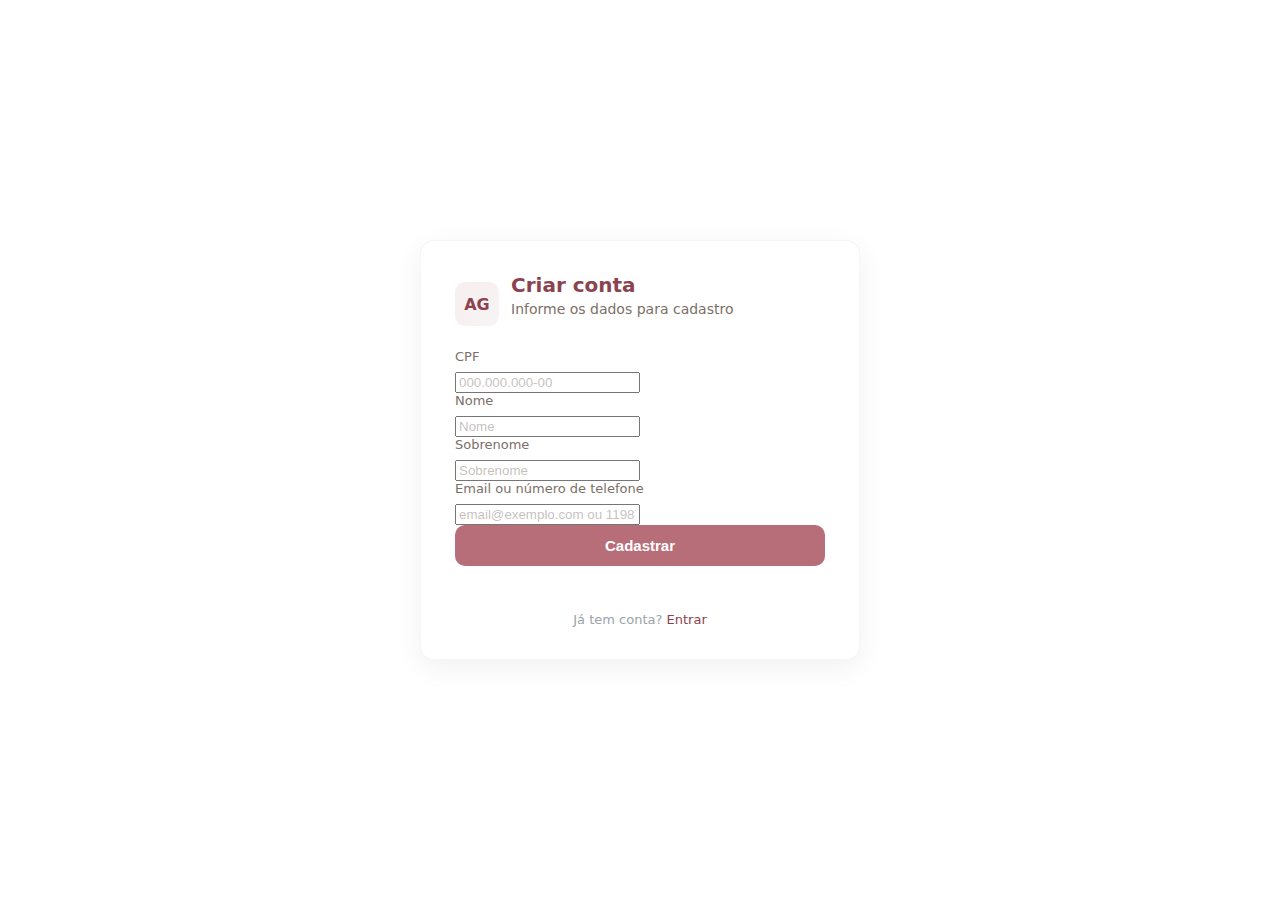
<file: cadastro.html>
<!doctype html>
<html lang="pt-BR">
<head>
  <meta charset="utf-8">
  <meta name="viewport" content="width=device-width,initial-scale=1">
  <title>Cadastro</title>
  <link rel="stylesheet" href="styles.css">
  <style>body{background:#ffffff !important}</style>
</head>
<body>
  <main class="card" role="main" aria-labelledby="title">
    <div class="brand">
      <div class="logo">AG</div>
      <div>
        <h1 id="title">Criar conta</h1>
        <p class="lead">Informe os dados para cadastro</p>
      </div>
    </div>

    <form id="registerForm" novalidate>
      <label for="cpf">CPF</label>
      <input id="cpf" name="cpf" type="text" placeholder="000.000.000-00" maxlength="14" required>

      <label for="nome">Nome</label>
      <input id="nome" name="nome" type="text" placeholder="Nome" required>

      <label for="sobrenome">Sobrenome</label>
      <input id="sobrenome" name="sobrenome" type="text" placeholder="Sobrenome" required>

      <label for="contact">Email ou número de telefone</label>
      <input id="contact" name="contact" type="text" placeholder="email@exemplo.com ou 11987654321" required>

      <button id="submitBtn" type="submit">Cadastrar</button>
      <div id="message" class="helper"></div>
    </form>

    <div class="footer">Já tem conta? <a href="login.html">Entrar</a></div>
  </main>

  <script>
  (function(){
    const cpfInput = document.getElementById('cpf');
    const form = document.getElementById('registerForm');
    const msg = document.getElementById('message');

    function formatCPF(v){
      v = v.replace(/\D/g,'').slice(0,11);
      v = v.replace(/(\d{3})(\d)/,'$1.$2');
      v = v.replace(/(\d{3})(\d)/,'$1.$2');
      v = v.replace(/(\d{3})(\d{1,2})$/,'$1-$2');
      return v;
    }
    cpfInput.addEventListener('input', e=>{ e.target.value = formatCPF(e.target.value); });

    function validateCPF(value){
      const nums = value.replace(/\D/g,'');
      if(nums.length !== 11) return false;
      let sum=0, rest;
      for(let i=1;i<=9;i++) sum += parseInt(nums.substring(i-1,i)) * (11 - i);
      rest = (sum * 10) % 11; if(rest === 10) rest = 0;
      if(rest !== parseInt(nums.substring(9,10))) return false;
      sum = 0;
      for(let i=1;i<=10;i++) sum += parseInt(nums.substring(i-1,i)) * (12 - i);
      rest = (sum * 10) % 11; if(rest === 10) rest = 0;
      if(rest !== parseInt(nums.substring(10,11))) return false;
      return true;
    }

    form.addEventListener('submit', e=>{
      e.preventDefault();
      msg.className = 'helper'; msg.textContent = '';
      const cpf = cpfInput.value.trim();
      const nome = document.getElementById('nome').value.trim();
      const sobrenome = document.getElementById('sobrenome').value.trim();
      const contact = document.getElementById('contact').value.trim();
      if(!cpf || !nome || !sobrenome || !contact){ msg.className='error'; msg.textContent='Preencha todos os campos.'; return; }
      if(!validateCPF(cpf)){ msg.className='error'; msg.textContent='CPF inválido.'; return; }
      const isEmail = /^[^\s@]+@[^\s@]+\.[^\s@]+$/.test(contact);
      const isPhone = /^\+?\d{8,15}$/.test(contact.replace(/[\s()-]/g,''));
      if(!isEmail && !isPhone){ msg.className='error'; msg.textContent='Informe um e-mail válido ou número de telefone.'; return; }
      msg.className='helper'; msg.textContent='Cadastro realizado com sucesso!';
      form.reset();
    });
  })();
  </script>
</body>
</html>
</file>
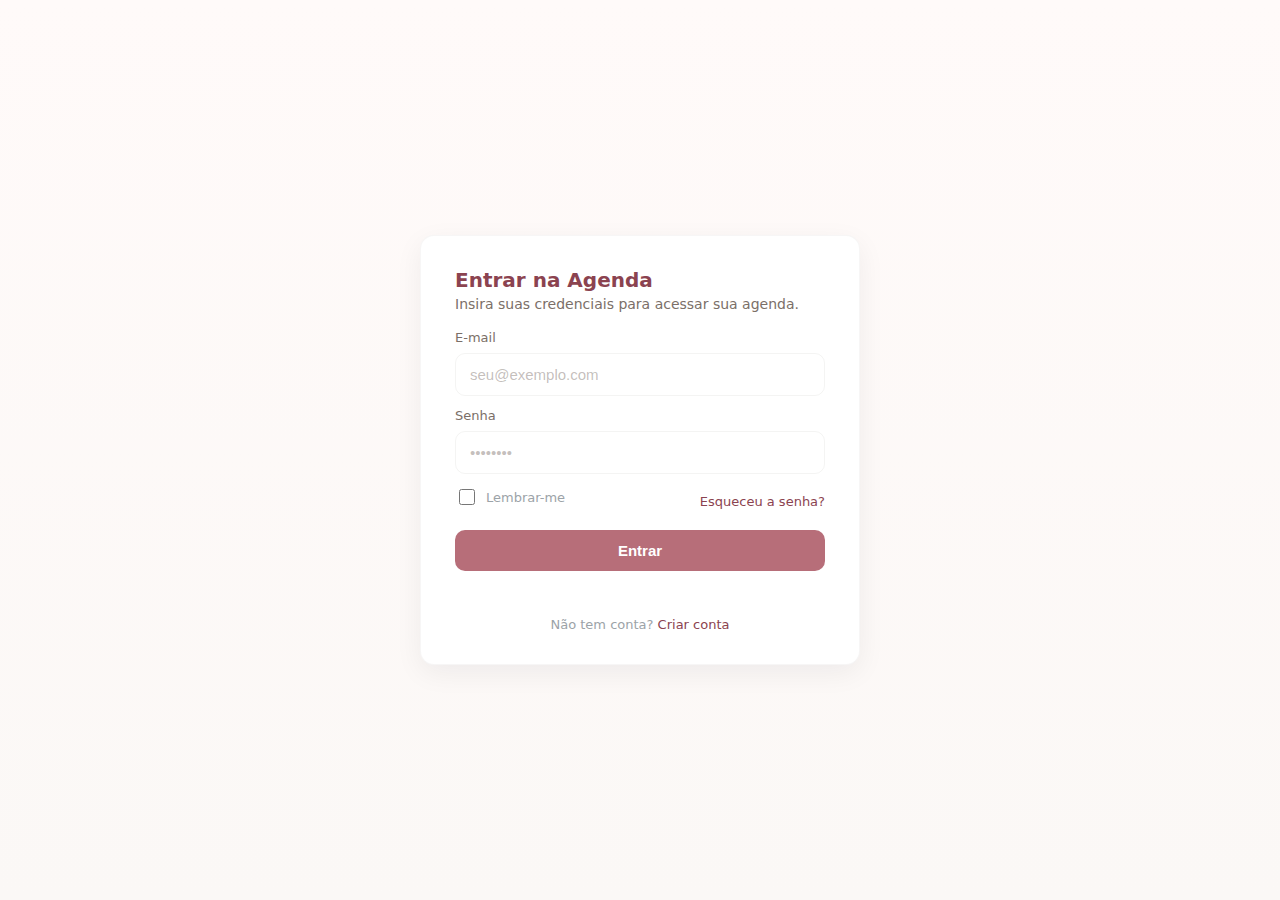
<file: login.html>
<!DOCTYPE html>
<html lang="pt-BR">
<head>
    <meta charset="UTF-8">
    <meta name="viewport" content="width=device-width, initial-scale=1.0">
    <title>Login — Agenda</title>
    <link rel="stylesheet" href="styles.css">
</head>
<body>
    <main class="card" role="main">
        <h1>Entrar na Agenda</h1>
        <p class="lead">Insira suas credenciais para acessar sua agenda.</p>

        <form id="loginForm" novalidate>
            <label for="email">E‑mail</label>
            <input id="email" name="email" type="email" placeholder="seu@exemplo.com" required autocomplete="username">

            <label for="password">Senha</label>
            <input id="password" name="password" type="password" placeholder="••••••••" required autocomplete="current-password" minlength="6">

            <div class="row">
                <label class="checkbox"><input id="remember" name="remember" type="checkbox"> Lembrar-me</label>
                <a href="#" id="forgot" class="helper">Esqueceu a senha?</a>
            </div>

            <button type="submit" id="submitBtn">Entrar</button>

            <div id="message" role="status" aria-live="polite"></div>
        </form>

        <div class="footer">
            Não tem conta? <a href="#" id="register">Criar conta</a>
        </div>
    </main>

    <script>
        (function(){
            const form = document.getElementById('loginForm');
            const email = document.getElementById('email');
            const password = document.getElementById('password');
            const submitBtn = document.getElementById('submitBtn');
            const msg = document.getElementById('message');
            const remember = document.getElementById('remember');

            function showMessage(text, isError){
                msg.textContent = text;
                msg.className = isError ? 'error' : 'helper';
            }

            form.addEventListener('submit', function(e){
                e.preventDefault();
                showMessage('', false);

                if(!email.checkValidity()){
                    showMessage('Por favor, informe um e‑mail válido.', true);
                    email.focus();
                    return;
                }
                if(!password.checkValidity()){
                    showMessage('A senha deve ter ao menos 6 caracteres.', true);
                    password.focus();
                    return;
                }

                submitBtn.disabled = true;
                submitBtn.textContent = 'Entrando...';

                // Simula requisição ao servidor (substituir por fetch real)
                setTimeout(function(){
                    submitBtn.disabled = false;
                    submitBtn.textContent = 'Entrar';

                    // Exemplo de validação fictícia: qualquer senha "senha123" funciona
                    if(password.value === 'senha123'){
                        if(remember.checked){
                            localStorage.setItem('agenda_remember', email.value);
                        } else {
                            localStorage.removeItem('agenda_remember');
                        }
                        showMessage('Login bem-sucedido. Redirecionando...', false);
                        window.location.href = 'index.html';
                    } else {
                        showMessage('E‑mail ou senha incorretos.', true);
                        password.value = '';
                        password.focus();
                    }
                }, 900);
            });

            document.addEventListener('DOMContentLoaded', function(){
                const saved = localStorage.getItem('agenda_remember');
                if(saved){
                    email.value = saved;
                    remember.checked = true;
                }
            });

            document.getElementById('forgot').addEventListener('click', function(e){
                e.preventDefault();
                alert('Fluxo de recuperação de senha não implementado.');
            });
            document.getElementById('register').addEventListener('click', function(e){
                e.preventDefault();
                alert('Fluxo de registro não implementado.');
            });
        })();
    </script>
</body>
</html>
</file>
<file: styles.css>
/* styles.css — Tema: Salão de Beleza (minimalista)
   Objetivo: elegante, suave, minimalista. Cores inspiradas em tons de blush, areia e dourado suave.
*/
:root{
  --bg: #fbf8f6;           /* off-white quente */
  --card: #ffffff;
  --accent: #b76e79;       /* blush rosado */
  --accent-dark: #8b4350;  /* tom mais escuro para foco */
  --neutral: #7b6f68;      /* marrom acinzentado suave */
  --muted: #9ca3a8;
  --danger: #b91c1c;
  --radius: 14px;
  --shadow: 0 8px 28px rgba(15, 23, 26, 0.06);
}
*{box-sizing:border-box}
html,body{height:100%}
body{
  margin:0;
  font-family: "Helvetica Neue", Inter, system-ui, -apple-system, "Segoe UI", Roboto, Arial;
  background: linear-gradient(180deg, #fffaf9 0%, var(--bg) 100%);
  color: #1f2937;
  display:flex;
  align-items:center;
  justify-content:center;
  padding:36px;
}
main.card{
  width:100%;
  max-width:440px;
  background:var(--card);
  border-radius:var(--radius);
  box-shadow:var(--shadow);
  padding:32px 34px;
  border:1px solid rgba(120,110,104,0.06);
}
.brand{
  display:flex;align-items:center;gap:12px;margin-bottom:14px
}
.brand .logo{
  width:44px;height:44px;border-radius:10px;background:linear-gradient(135deg, rgba(183,110,121,0.12), rgba(139,67,80,0.06));display:flex;align-items:center;justify-content:center;font-weight:700;color:var(--accent-dark)
}
h1{margin:0 0 4px;font-size:20px;font-weight:600;color:var(--accent-dark)}
p.lead{margin:0 0 18px;color:var(--neutral);font-size:14px}
label{display:block;font-size:13px;margin-bottom:8px;color:var(--neutral)}
input[type="email"],
input[type="password"]{
  width:100%;
  padding:12px 14px;
  border:1px solid rgba(120,110,104,0.08);
  border-radius:10px;
  font-size:15px;
  margin-bottom:12px;
  background:transparent;
  color:#111827;
}
input::placeholder{color:rgba(124,112,106,0.45)}
input:focus{outline:none;border-color:var(--accent);box-shadow:0 6px 20px rgba(183,110,121,0.08)}
.row{display:flex;align-items:center;justify-content:space-between;margin-bottom:14px}
.checkbox{display:flex;gap:8px;align-items:center;font-size:13px;color:var(--muted)}
.checkbox input{width:16px;height:16px}
a.helper{font-size:13px;color:var(--accent-dark);text-decoration:none}
a.helper:hover{opacity:0.92;text-decoration:underline}
button#submitBtn{
  display:inline-flex;align-items:center;justify-content:center;width:100%;padding:12px 14px;background:var(--accent);color:#fff;border:none;border-radius:10px;font-weight:600;cursor:pointer;font-size:15px;transition:transform .12s,box-shadow .12s}
button#submitBtn:hover{transform:translateY(-2px);box-shadow:0 10px 26px rgba(139,67,80,0.14)}
button#submitBtn[disabled]{opacity:0.7;cursor:default;transform:none}
#message{margin-top:10px;font-size:13px;min-height:18px}
#message.helper{color:var(--muted)}
#message.error{color:var(--danger)}
.footer{margin-top:18px;text-align:center;font-size:13px;color:var(--muted)}
.footer a{color:var(--accent-dark);text-decoration:none}
.footer a:hover{text-decoration:underline}
/* pequenos toques visuais */
.decor-line{height:2px;background:linear-gradient(90deg, rgba(183,110,121,0.12), rgba(139,67,80,0.08));border-radius:4px;margin:16px 0}
@media (max-width:480px){
  main.card{padding:20px;margin:12px;border-radius:12px}
  h1{font-size:18px}
}
@media (prefers-reduced-motion: reduce){*{transition:none!important}}
</file>
